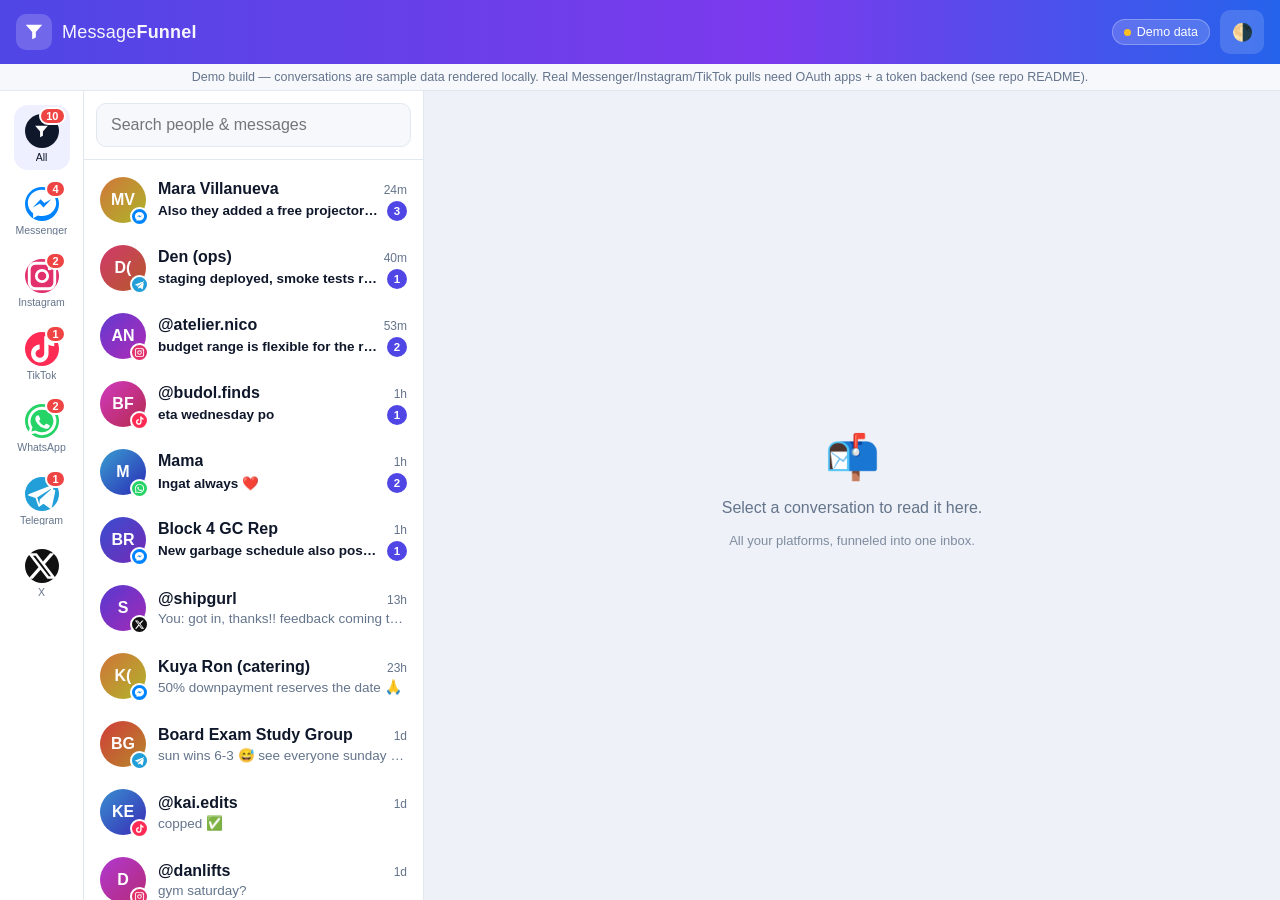
<file: index.html>
<!DOCTYPE html>
<html lang="en">
<head>
<meta charset="UTF-8">
<meta name="viewport" content="width=device-width, initial-scale=1.0, viewport-fit=cover">
<meta name="description" content="MessageFunnel — see every message from Messenger, Instagram, TikTok, WhatsApp, Telegram and X on one page.">
<title>MessageFunnel — Unified Inbox</title>
<link rel="icon" href="data:image/svg+xml,%3Csvg xmlns='http://www.w3.org/2000/svg' viewBox='0 0 100 100'%3E%3Ctext y='.9em' font-size='90'%3E%F0%9F%93%AC%3C/text%3E%3C/svg%3E">
<link rel="stylesheet" href="styles.css">
<script>
/* Apply saved theme before paint to avoid flash */
(function(){try{var t=localStorage.getItem('mf_theme');
if(!t){t=window.matchMedia&&window.matchMedia('(prefers-color-scheme: dark)').matches?'dark':'light';}
document.documentElement.setAttribute('data-theme',t);}catch(e){}})();
</script>
</head>
<body>
<header class="topbar">
  <div class="brand">
    <span class="brand-glyph" aria-hidden="true">
      <svg viewBox="0 0 24 24" width="22" height="22" fill="none">
        <path d="M3 4h18l-7 8v6l-4 2v-8L3 4z" fill="currentColor"/>
      </svg>
    </span>
    <span class="brand-name">Message<b>Funnel</b></span>
  </div>
  <div class="topbar-right">
    <span class="status-pill" title="Connectors are simulated locally — no external APIs are called">
      <span class="dot"></span> Demo data
    </span>
    <button id="themeToggle" class="icon-btn" type="button" aria-label="Toggle dark mode">🌗</button>
  </div>
</header>

<div class="demo-note" role="note">
  Demo build — conversations are sample data rendered locally. Real Messenger/Instagram/TikTok pulls need OAuth apps + a token backend (see repo README).
</div>

<main class="layout">
  <nav class="rail" id="rail" aria-label="Filter by platform"></nav>

  <section class="pane list-pane" aria-label="Conversations">
    <div class="list-head">
      <input id="searchBox" type="search" placeholder="Search people &amp; messages"
             autocomplete="off" aria-label="Search conversations">
    </div>
    <ul class="convo-list" id="convoList"></ul>
  </section>

  <section class="pane thread-pane" id="threadPane" aria-label="Conversation">
    <div class="empty-state" id="emptyState">
      <div class="empty-art" aria-hidden="true">📬</div>
      <p>Select a conversation to read it here.</p>
      <p class="empty-sub">All your platforms, funneled into one inbox.</p>
    </div>
    <!-- Active thread is injected by app.js -->
  </section>
</main>

<noscript><div style="padding:16px;font-family:sans-serif">MessageFunnel needs JavaScript to render your inbox.</div></noscript>

<script src="data.js"></script>
<script>
/* Live mode: point this at your MessageFunnel API base URL (https, no trailing
   slash) and the inbox goes live — real conversations, replies via POST.
   Empty string = demo data. Per-visit override: append ?api=http://... */
window.MF_LIVE_API = "";
</script>
<script src="auth.js"></script>
<script src="app.js"></script>
</body>
</html>
</file>
<file: styles.css>
/* ============================================================
   MessageFunnel — unified inbox
   Plain CSS, no framework. Mobile-covered per website law:
   16px inputs, >=44px touch targets, verified layout @390px.
   ============================================================ */

:root {
  --bg: #eef1f7;
  --panel: #ffffff;
  --panel-2: #f6f8fc;
  --text: #0f172a;
  --muted: #64748b;
  --line: #e2e8f0;
  --accent: #4f46e5;
  --accent-soft: #eef0ff;
  --danger: #ef4444;
  --bubble-in: #eef2f7;
  --bubble-in-text: #0f172a;
  --shadow: 0 1px 2px rgba(15, 23, 42, .06), 0 8px 24px rgba(15, 23, 42, .07);
  --radius: 14px;
}

[data-theme="dark"] {
  --bg: #0b1220;
  --panel: #121a2b;
  --panel-2: #0f1626;
  --text: #e2e8f0;
  --muted: #8ea0b5;
  --line: #22304a;
  --accent: #818cf8;
  --accent-soft: #1c2440;
  --bubble-in: #1b2537;
  --bubble-in-text: #e2e8f0;
  --shadow: 0 1px 2px rgba(0, 0, 0, .4), 0 8px 24px rgba(0, 0, 0, .35);
}

* { box-sizing: border-box; }

html, body {
  margin: 0;
  height: 100%;
}

body {
  font-family: -apple-system, BlinkMacSystemFont, "Segoe UI", Roboto,
    "Helvetica Neue", Arial, sans-serif;
  background: var(--bg);
  color: var(--text);
  font-size: 16px; /* prevents iOS focus zoom */
  display: flex;
  flex-direction: column;
  -webkit-font-smoothing: antialiased;
}

button { font: inherit; color: inherit; }

/* ---------- Top bar ---------- */

.topbar {
  display: flex;
  align-items: center;
  justify-content: space-between;
  gap: 12px;
  padding: 10px 16px;
  background: linear-gradient(90deg, var(--accent), #7c3aed 60%, #2563eb);
  color: #fff;
  flex: 0 0 auto;
}

.brand {
  display: flex;
  align-items: center;
  gap: 10px;
  font-size: 18px;
  letter-spacing: .2px;
}

.brand-glyph {
  display: grid;
  place-items: center;
  width: 36px;
  height: 36px;
  border-radius: 10px;
  background: rgba(255, 255, 255, .18);
}

.brand-name b { font-weight: 800; }
.brand-name { font-weight: 400; opacity: .95; }

.topbar-right {
  display: flex;
  align-items: center;
  gap: 10px;
}

.status-pill {
  display: inline-flex;
  align-items: center;
  gap: 6px;
  font-size: 12.5px;
  padding: 5px 11px;
  border-radius: 999px;
  background: rgba(255, 255, 255, .16);
  border: 1px solid rgba(255, 255, 255, .28);
  white-space: nowrap;
}

.status-pill .dot {
  width: 7px;
  height: 7px;
  border-radius: 50%;
  background: #fbbf24;
}

.icon-btn {
  width: 44px;           /* touch-target law */
  height: 44px;
  border: none;
  border-radius: 10px;
  background: rgba(255, 255, 255, .14);
  cursor: pointer;
  font-size: 17px;
}
.icon-btn:hover { background: rgba(255, 255, 255, .26); }

.demo-note {
  flex: 0 0 auto;
  text-align: center;
  font-size: 12.5px;
  color: var(--muted);
  background: var(--panel-2);
  border-bottom: 1px solid var(--line);
  padding: 6px 12px;
}

/* ---------- Layout ---------- */

.layout {
  flex: 1 1 auto;
  min-height: 0;
  display: grid;
  grid-template-columns: 84px 340px 1fr;
  gap: 0;
  width: 100%;
  max-width: 1280px;
  margin: 0 auto;
}

.pane {
  min-height: 0;
  background: var(--panel);
}

.list-pane {
  border-right: 1px solid var(--line);
  display: flex;
  flex-direction: column;
}

.thread-pane {
  display: flex;
  flex-direction: column;
  background: var(--bg);
}

/* ---------- Platform rail ---------- */

.rail {
  display: flex;
  flex-direction: column;
  align-items: center;
  gap: 8px;
  padding: 14px 8px;
  background: var(--panel);
  border-right: 1px solid var(--line);
  overflow-y: auto;
}

.rail-item {
  position: relative;
  width: 56px;
  border: none;
  background: transparent;
  border-radius: 14px;
  padding: 9px 4px 7px;
  cursor: pointer;
  display: flex;
  flex-direction: column;
  align-items: center;
  gap: 4px;
  color: var(--muted);
  transition: background .15s ease, color .15s ease;
}

.rail-item:hover { background: var(--panel-2); }

.rail-item.active {
  background: var(--accent-soft);
  color: var(--text);
}

.rail-item .rail-label {
  font-size: 10.5px;
  line-height: 1;
  max-width: 60px;
  overflow: hidden;
  text-overflow: ellipsis;
  white-space: nowrap;
}

.rail-item .p-icon {
  width: 34px;
  height: 34px;
  border-radius: 50%;
  display: grid;
  place-items: center;
  color: #fff;
}

.rail-item.all .p-icon { background: var(--text); }

.rail-count {
  position: absolute;
  top: 2px;
  right: 4px;
  min-width: 18px;
  height: 18px;
  padding: 0 5px;
  border-radius: 999px;
  background: var(--danger);
  color: #fff;
  font-size: 11px;
  font-weight: 700;
  display: grid;
  place-items: center;
  border: 2px solid var(--panel);
}

/* ---------- Conversation list ---------- */

.list-head {
  padding: 12px;
  border-bottom: 1px solid var(--line);
  background: var(--panel);
}

#searchBox {
  width: 100%;
  min-height: 44px;      /* touch target */
  font-size: 16px;       /* no-zoom law */
  padding: 10px 14px;
  border-radius: 10px;
  border: 1px solid var(--line);
  background: var(--panel-2);
  color: var(--text);
  outline: none;
}
#searchBox:focus { border-color: var(--accent); }

.convo-list {
  list-style: none;
  margin: 0;
  padding: 6px;
  overflow-y: auto;
  flex: 1 1 auto;
}

.convo-item {
  display: flex;
  gap: 12px;
  align-items: center;
  width: 100%;
  text-align: left;
  border: none;
  background: transparent;
  border-radius: var(--radius);
  padding: 11px 10px;
  cursor: pointer;
}
.convo-item:hover { background: var(--panel-2); }
.convo-item.active { background: var(--accent-soft); }

.avatar {
  position: relative;
  flex: 0 0 auto;
  width: 46px;
  height: 46px;
  border-radius: 50%;
  display: grid;
  place-items: center;
  font-weight: 700;
  font-size: 16px;
  color: #fff;
}

.avatar .p-badge {
  position: absolute;
  right: -3px;
  bottom: -3px;
  width: 19px;
  height: 19px;
  border-radius: 50%;
  display: grid;
  place-items: center;
  color: #fff;
  border: 2px solid var(--panel);
}
.avatar .p-badge svg { width: 11px; height: 11px; }

.convo-main {
  flex: 1 1 auto;
  min-width: 0;
}

.convo-row1 {
  display: flex;
  justify-content: space-between;
  align-items: baseline;
  gap: 8px;
}

.convo-name {
  font-weight: 650;
  white-space: nowrap;
  overflow: hidden;
  text-overflow: ellipsis;
}

.convo-time {
  flex: 0 0 auto;
  font-size: 12px;
  color: var(--muted);
}

.convo-preview {
  display: flex;
  justify-content: space-between;
  align-items: center;
  gap: 8px;
  margin-top: 3px;
}

.convo-snippet {
  color: var(--muted);
  font-size: 13.5px;
  white-space: nowrap;
  overflow: hidden;
  text-overflow: ellipsis;
}
.convo-item.unread .convo-snippet { color: var(--text); font-weight: 550; }

.unread-dot {
  flex: 0 0 auto;
  min-width: 20px;
  height: 20px;
  padding: 0 6px;
  border-radius: 999px;
  background: var(--accent);
  color: #fff;
  font-size: 11.5px;
  font-weight: 700;
  display: grid;
  place-items: center;
}

.empty-results {
  text-align: center;
  color: var(--muted);
  padding: 32px 12px;
  font-size: 14px;
}

/* ---------- Thread pane ---------- */

.empty-state {
  margin: auto;
  text-align: center;
  color: var(--muted);
  padding: 20px;
}
.empty-art { font-size: 44px; margin-bottom: 8px; }
.empty-sub { font-size: 13px; opacity: .8; }

.thread {
  display: flex;
  flex-direction: column;
  flex: 1 1 auto;
  min-height: 0;
  width: 100%;
  max-width: 860px;
  margin: 0 auto;
  background: var(--bg);
}

.thread-head {
  display: flex;
  align-items: center;
  gap: 12px;
  padding: 10px 14px;
  background: var(--panel);
  border-bottom: 1px solid var(--line);
  flex: 0 0 auto;
}

.back-btn {
  display: none; /* mobile only */
  width: 44px;
  height: 44px;
  border: 1px solid var(--line);
  background: var(--panel);
  border-radius: 10px;
  cursor: pointer;
  font-size: 18px;
}

.thread-who { display: flex; align-items: center; gap: 10px; min-width: 0; }
.thread-who .avatar { width: 40px; height: 40px; font-size: 14px; }
.thread-name { font-weight: 700; white-space: nowrap; overflow: hidden; text-overflow: ellipsis; }
.thread-platform { font-size: 12px; color: var(--muted); display: flex; align-items: center; gap: 5px; }
.thread-platform svg { width: 13px; height: 13px; }

.messages {
  flex: 1 1 auto;
  overflow-y: auto;
  padding: 18px 14px 8px;
  display: flex;
  flex-direction: column;
  gap: 3px;
}

.day-sep {
  text-align: center;
  color: var(--muted);
  font-size: 11.5px;
  text-transform: uppercase;
  letter-spacing: .6px;
  margin: 14px 0 10px;
}

.msg {
  max-width: min(72%, 520px);
  padding: 9px 13px;
  border-radius: 16px;
  line-height: 1.45;
  font-size: 15px;
  word-wrap: break-word;
  white-space: pre-wrap;
}

.msg.them {
  align-self: flex-start;
  background: var(--bubble-in);
  color: var(--bubble-in-text);
  border-bottom-left-radius: 5px;
}

.msg.me {
  align-self: flex-end;
  background: linear-gradient(135deg, var(--accent), #7c3aed);
  color: #fff;
  border-bottom-right-radius: 5px;
}

.msg-time {
  align-self: center;
  font-size: 10.5px;
  color: var(--muted);
  margin: 6px 0 2px;
  display: none;
}

.typing {
  align-self: flex-start;
  background: var(--bubble-in);
  border-radius: 16px;
  border-bottom-left-radius: 5px;
  padding: 12px 16px;
  display: flex;
  gap: 4px;
}
.typing span {
  width: 7px;
  height: 7px;
  border-radius: 50%;
  background: var(--muted);
  animation: blink 1.2s infinite;
}
.typing span:nth-child(2) { animation-delay: .2s; }
.typing span:nth-child(3) { animation-delay: .4s; }
@keyframes blink { 0%, 80%, 100% { opacity: .25; } 40% { opacity: 1; } }

.composer {
  flex: 0 0 auto;
  display: flex;
  gap: 8px;
  padding: 10px 12px calc(12px + env(safe-area-inset-bottom));
  background: var(--panel);
  border-top: 1px solid var(--line);
}

.composer input {
  flex: 1 1 auto;
  min-height: 46px;
  font-size: 16px;       /* no-zoom law */
  padding: 10px 14px;
  border-radius: 999px;
  border: 1px solid var(--line);
  background: var(--panel-2);
  color: var(--text);
  outline: none;
}
.composer input:focus { border-color: var(--accent); }

.send-btn {
  flex: 0 0 auto;
  width: 46px;
  height: 46px;
  border: none;
  border-radius: 50%;
  background: linear-gradient(135deg, var(--accent), #7c3aed);
  color: #fff;
  font-size: 17px;
  cursor: pointer;
  display: grid;
  place-items: center;
}
.send-btn:hover { filter: brightness(1.08); }

:focus-visible { outline: 2px solid var(--accent); outline-offset: 2px; }

/* ---------- Tablet: rail collapses to a horizontal strip ---------- */

@media (max-width: 960px) {
  .layout { grid-template-columns: 300px 1fr; }
  .rail {
    grid-column: 1 / 3;
    grid-row: 1;
    flex-direction: row;
    justify-content: flex-start;
    overflow-x: auto;
    overflow-y: hidden;
    padding: 8px 10px;
    border-right: none;
    border-bottom: 1px solid var(--line);
  }
  .list-pane { grid-column: 1; grid-row: 2; }
  .thread-pane { grid-column: 2; grid-row: 2; }
  .rail-item { flex: 0 0 auto; width: 64px; }
}

/* ---------- Phone (@390px verified): one pane at a time ---------- */

@media (max-width: 640px) {
  .topbar { padding: 8px 10px; }
  .brand { font-size: 16px; }
  .status-pill { display: none; }   /* save space on phones */

  .layout { display: block; position: relative; }

  .rail {
    display: flex;
    border-bottom: 1px solid var(--line);
    padding: 6px 8px;
    gap: 6px;
  }
  .rail-item { width: 58px; padding: 7px 4px 6px; }

  .list-pane { border-right: none; height: auto; }

  .thread-pane {
    position: fixed;
    inset: 0;
    z-index: 30;
    display: none;            /* hidden until a thread opens */
    background: var(--bg);
  }
  body.thread-open .thread-pane { display: flex; }
  .back-btn { display: grid; place-items: center; }

  .messages { padding-bottom: 12px; }
  .msg { max-width: 82%; }
}

@media (prefers-reduced-motion: reduce) {
  * { animation: none !important; transition: none !important; }
}

/* ============================================================
   Auth gate + connected-accounts panel (live mode)
   ============================================================ */
#mf-auth {
  position: fixed; inset: 0; z-index: 1000;
  display: flex; align-items: center; justify-content: center;
  background: rgba(10, 12, 18, .55); backdrop-filter: blur(6px);
  padding: 16px;
}
.mf-auth-card {
  width: min(360px, 100%); background: var(--bg-panel, #fff);
  border-radius: 14px; padding: 22px 20px;
  box-shadow: 0 18px 50px rgba(0,0,0,.35);
}
.mf-auth-sub { margin: 2px 0 12px; opacity: .65; font-size: .9rem; }
.mf-auth-msg {
  background: rgba(220, 60, 60, .12); color: #c0392b;
  border-radius: 8px; padding: 8px 10px; margin: 8px 0; font-size: .85rem;
}
.mf-tabs { display: flex; gap: 6px; margin-bottom: 14px; }
.mf-tabs button {
  flex: 1; padding: 8px; border-radius: 8px; cursor: pointer; font-weight: 600;
  border: none; background: transparent; color: inherit; opacity: .6;
}
.mf-tabs button.active { background: var(--bg-rail, #eee); opacity: 1; }
.mf-auth-card form { display: flex; flex-direction: column; gap: 10px; }
.mf-auth-card input {
  padding: 11px 12px; border-radius: 9px; font-size: 16px;
  border: 1px solid var(--border, #ccc); background: transparent; color: inherit;
}
.mf-primary {
  padding: 11px; border-radius: 9px; border: none; cursor: pointer;
  font-weight: 700; color: #fff; background: linear-gradient(135deg, #4f7cff, #7a5cff);
}
button.mf-primary { width: 100%; }
.mf-danger {
  padding: 8px 12px; border-radius: 8px; cursor: pointer; font-weight: 600;
  border: 1px solid rgba(200, 60, 60, .4); color: #c0392b; background: transparent;
}

#mf-settings {
  position: fixed; inset: 0; z-index: 900;
  display: flex; align-items: center; justify-content: center;
  background: rgba(10, 12, 18, .55); backdrop-filter: blur(4px);
  padding: 16px;
}
.mf-settings-card {
  width: min(560px, 100%); max-height: 88vh; overflow-y: auto;
  background: var(--bg-panel, #fff); border-radius: 14px; padding: 18px 20px;
  box-shadow: 0 18px 50px rgba(0,0,0,.35);
}
.mf-settings-card header { display: flex; align-items: center; gap: 10px; }
.mf-settings-card h2 { font-size: 1.05rem; margin: 0; flex: 1; }
.mf-settings-user { opacity: .55; font-size: .82rem; margin-right: 4px; }
.mf-settings-sub { opacity: .6; font-size: .84rem; margin: 6px 0 14px; }
.mf-conn-list { display: flex; flex-direction: column; gap: 12px; }
.mf-conn {
  border: 1px solid var(--border, #ddd); border-radius: 12px; padding: 12px 14px;
}
.mf-conn.connected { border-color: rgba(40, 167, 90, .45); }
.mf-conn header { display: flex; align-items: center; gap: 10px; margin-bottom: 8px; }
.mf-status { margin-left: auto; font-size: .78rem; opacity: .65; }
.mf-conn.connected .mf-status { color: #28a75a; opacity: 1; }
.mf-conn-form { display: flex; flex-direction: column; gap: 8px; }
.mf-conn-form label {
  display: flex; flex-direction: column; gap: 3px; font-size: .78rem; opacity: .85;
}
.mf-conn-form input {
  padding: 9px 10px; border-radius: 8px; font-size: 16px;
  border: 1px solid var(--border, #ccc); background: transparent; color: inherit;
}
.mf-conn-actions { display: flex; gap: 8px; margin-top: 4px; }
.mf-conn-actions .mf-primary { width: auto; padding: 9px 16px; }
.mf-test {
  padding: 9px 14px; border-radius: 8px; cursor: pointer; font-weight: 600;
  border: 1px solid var(--border, #bbb); background: transparent; color: inherit;
}
.mf-result { font-size: .82rem; margin: 6px 0 0; }
.mf-masked { display: grid; grid-template-columns: auto 1fr; gap: 2px 10px; margin: 6px 0; font-size: .78rem; }
.mf-masked code { opacity: .6; }
.mf-error, .mf-loading { opacity: .6; padding: 8px 0; }
</file>
